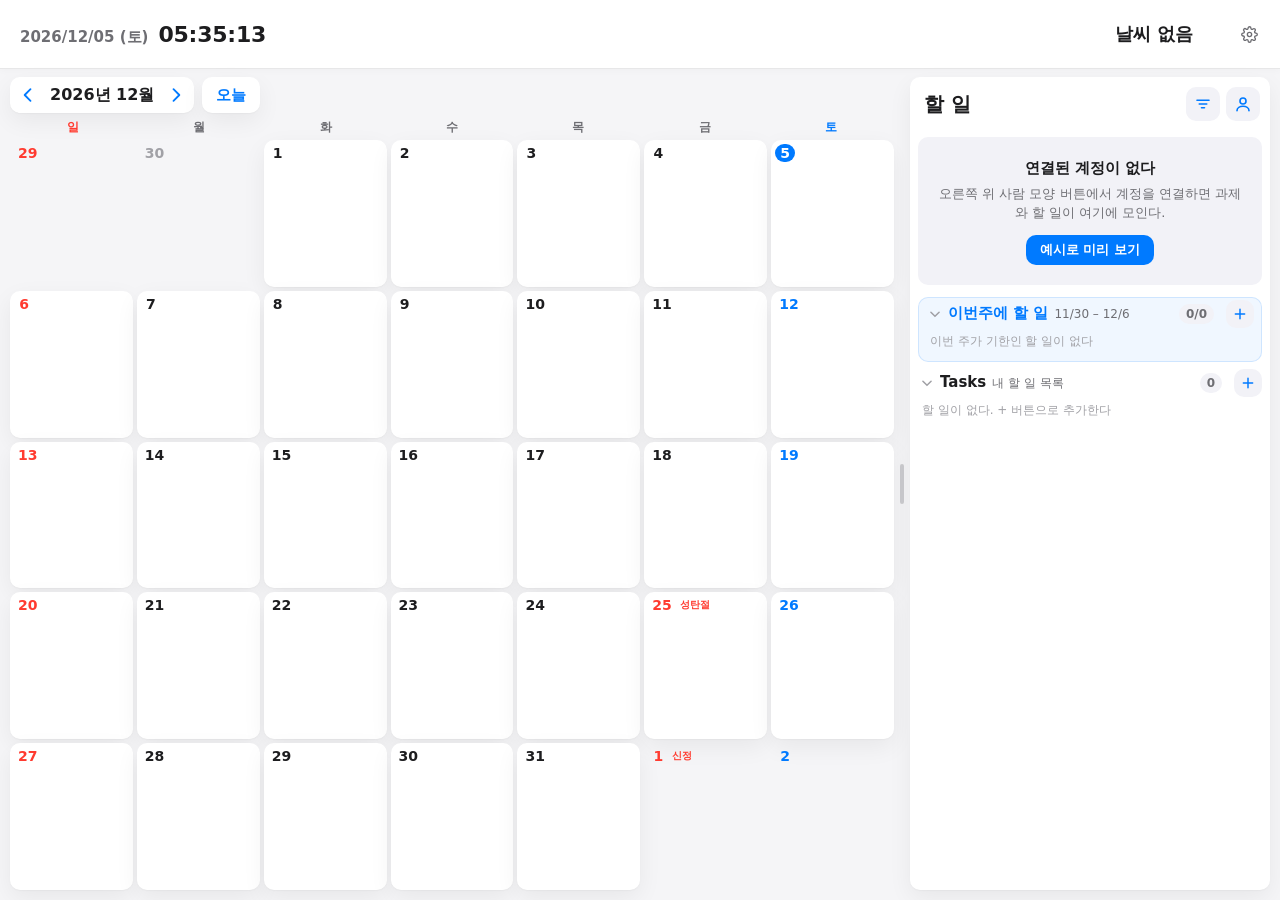
<file: index.html>
<!doctype html>
<html lang="ko">
<head>
  <meta charset="utf-8">
  <meta name="viewport" content="width=device-width, initial-scale=1, viewport-fit=cover">
  <meta name="theme-color" content="#f5f5f7" media="(prefers-color-scheme: light)">
  <meta name="theme-color" content="#000000" media="(prefers-color-scheme: dark)">
  <meta name="apple-mobile-web-app-capable" content="yes">
  <meta name="mobile-web-app-capable" content="yes">
  <meta name="apple-mobile-web-app-status-bar-style" content="default">
  <meta name="apple-mobile-web-app-title" content="Time Table">
  <title>Time Table</title>
  <link rel="manifest" href="manifest.webmanifest">
  <link rel="icon" href="icons/icon-192.png" type="image/png">
  <link rel="apple-touch-icon" href="icons/icon-180.png">
  <link rel="stylesheet" href="styles.css">
  <script>
    // 화면이 그려지기 전에 라이트/다크 설정을 먼저 적용해 깜빡임을 막는다
    try {
      var theme = (JSON.parse(localStorage.getItem('timetable.ui') || '{}') || {}).theme;
      if (theme === 'light' || theme === 'dark') document.documentElement.dataset.theme = theme;
    } catch (e) {}
  </script>
</head>
<body>
  <!-- 날씨 모드 배경: 하늘색·구름(뒤), 빗방울·눈송이(앞) -->
  <div id="sky" class="sky" hidden aria-hidden="true">
    <span class="blob b1"></span><span class="blob b2"></span><span class="blob b3"></span>
    <span class="blob b4"></span><span class="blob b5"></span><span class="blob b6"></span>
  </div>
  <canvas id="sky-fx" class="sky-fx" hidden aria-hidden="true"></canvas>

  <div id="app" class="app" data-tab="calendar">
    <!-- 맨 위: 날짜, 시계, 날씨 -->
    <header class="topbar">
      <div class="clock">
        <span id="clock-date" class="clock-date"></span>
        <span id="clock-time" class="clock-time"></span>
      </div>
      <!-- 오른쪽: 시간별 기온 그래프와 현재 날씨 -->
      <div id="wx-hourly" class="wx-hourly" role="img" aria-label="시간별 기온"></div>
      <button type="button" id="wx-now" class="wx-now" aria-expanded="false" aria-controls="wx-hourly">
        <span id="wx-icon" class="wx-icon" aria-hidden="true"></span>
        <span class="wx-text">
          <strong id="wx-temp"></strong>
          <span id="wx-desc" class="wx-desc"></span>
        </span>
        <span id="wx-place" class="wx-place"></span>
      </button>
      <button type="button" id="settings-btn" class="gear-btn" aria-label="설정" aria-expanded="false" aria-controls="settings">
        <svg viewBox="0 0 24 24" aria-hidden="true"><circle cx="12" cy="12" r="3"/><path d="M19.4 15a1.65 1.65 0 0 0 .33 1.82l.06.06a2 2 0 1 1-2.83 2.83l-.06-.06a1.65 1.65 0 0 0-1.82-.33 1.65 1.65 0 0 0-1 1.51V21a2 2 0 1 1-4 0v-.09A1.65 1.65 0 0 0 9 19.4a1.65 1.65 0 0 0-1.82.33l-.06.06a2 2 0 1 1-2.83-2.83l.06-.06a1.65 1.65 0 0 0 .33-1.82 1.65 1.65 0 0 0-1.51-1H3a2 2 0 1 1 0-4h.09A1.65 1.65 0 0 0 4.6 9a1.65 1.65 0 0 0-.33-1.82l-.06-.06a2 2 0 1 1 2.83-2.83l.06.06a1.65 1.65 0 0 0 1.82.33H9a1.65 1.65 0 0 0 1-1.51V3a2 2 0 1 1 4 0v.09a1.65 1.65 0 0 0 1 1.51 1.65 1.65 0 0 0 1.82-.33l.06-.06a2 2 0 1 1 2.83 2.83l-.06.06a1.65 1.65 0 0 0-.33 1.82V9a1.65 1.65 0 0 0 1.51 1H21a2 2 0 1 1 0 4h-.09a1.65 1.65 0 0 0-1.51 1z"/></svg>
      </button>
    </header>

    <div class="main">
      <!-- 왼쪽: 달력 -->
      <main id="calendar" class="pane calendar">
        <header class="cal-header">
          <div class="segmented" role="group" aria-label="달 이동">
            <button type="button" id="prev-month" class="seg-btn" aria-label="이전 달">
              <svg viewBox="0 0 24 24" aria-hidden="true"><path d="M15 5l-7 7 7 7"/></svg>
            </button>
            <span id="month-label" class="seg-text"></span>
            <button type="button" id="next-month" class="seg-btn" aria-label="다음 달">
              <svg viewBox="0 0 24 24" aria-hidden="true"><path d="M9 5l7 7-7 7"/></svg>
            </button>
          </div>
          <button type="button" id="today-btn" class="soft-btn">오늘</button>
        </header>
        <div class="weekdays" aria-hidden="true">
          <span class="sun">일</span><span>월</span><span>화</span><span>수</span><span>목</span><span>금</span><span class="sat">토</span>
        </div>
        <div id="grid" class="grid" role="grid"></div>
      </main>

      <!-- 달력과 할 일 사이 폭 조절 손잡이 -->
      <div id="splitter" class="splitter" role="separator" aria-orientation="vertical" aria-label="달력과 할 일 폭 조절" tabindex="0"></div>

      <!-- 오른쪽: 할 일 -->
      <aside id="tasks" class="pane tasks">
        <header class="tasks-header">
          <h2 class="tasks-title">할 일</h2>
          <div class="tasks-tools">
            <button type="button" id="secs-btn" class="icon-btn" aria-label="묶음 보이기·숨기기" title="묶음 보이기·숨기기" aria-expanded="false" aria-controls="sec-filter-wrap">
              <svg viewBox="0 0 24 24" aria-hidden="true"><path d="M4 7h16M7 12h10M10 17h4"/></svg>
            </button>
            <button type="button" id="accounts-btn" class="icon-btn" aria-label="계정 연결" aria-expanded="false" aria-controls="accounts-wrap">
              <svg viewBox="0 0 24 24" aria-hidden="true"><circle cx="12" cy="8" r="4"/><path d="M4 21c0-4 4-6 8-6s8 2 8 6"/></svg>
            </button>
          </div>
        </header>
        <div id="accounts-wrap" class="accounts-wrap" hidden>
          <div id="accounts" class="accounts"></div>
        </div>
        <!-- 묶음 보기: 필요 없는 묶음(학교, 학교 외, Tasks 목록)을 숨긴다 -->
        <div id="sec-filter-wrap" class="sec-filter-wrap" hidden>
          <div id="sec-filter" class="sec-filter" role="group" aria-label="보일 묶음"></div>
        </div>
        <div id="task-list" class="task-list"></div>
      </aside>
    </div>
  </div>

  <!-- 폰에서 왼쪽/오른쪽 전환 -->
  <nav class="tabbar" role="tablist" aria-label="화면 전환">
    <button type="button" role="tab" data-tab="calendar" aria-selected="true">캘린더</button>
    <button type="button" role="tab" data-tab="tasks" aria-selected="false">할 일</button>
  </nav>

  <!-- 하루 시간표 창. 날짜마다 하나씩 복제해서 띄운다 -->
  <template id="win-tpl">
    <section class="win" role="dialog">
      <header class="win-titlebar">
        <div class="win-nav">
          <button type="button" class="tb-btn" data-act="prev" aria-label="전날">
            <svg viewBox="0 0 24 24" aria-hidden="true"><path d="M15 5l-7 7 7 7"/></svg>
          </button>
          <button type="button" class="tb-btn" data-act="next" aria-label="다음날">
            <svg viewBox="0 0 24 24" aria-hidden="true"><path d="M9 5l7 7-7 7"/></svg>
          </button>
          <button type="button" class="tb-btn text" data-act="today">오늘</button>
        </div>
        <div class="win-heading">
          <h2 class="win-date"></h2>
          <p class="win-summary"></p>
        </div>
        <div class="win-controls">
          <button type="button" class="tb-btn text school-btn" data-act="school" aria-pressed="false" title="이 날 학교 시간표 켜고 끄기">학교</button>
          <button type="button" class="tb-btn" data-act="min" aria-label="최소화" title="최소화">
            <svg viewBox="0 0 24 24" aria-hidden="true"><path d="M6 12h12"/></svg>
          </button>
          <button type="button" class="tb-btn close" data-act="close" aria-label="닫기" title="닫기">
            <svg viewBox="0 0 24 24" aria-hidden="true"><path d="M7 7l10 10M17 7L7 17"/></svg>
          </button>
        </div>
      </header>
      <div class="win-body">
        <div class="timeline-scroll">
          <div class="timeline">
            <div class="hours"></div>
            <div class="school"></div>
            <div class="stacks"></div>
            <div class="deadlines"></div>
            <div class="now-line" hidden></div>
          </div>
        </div>
        <div class="drag-tip" hidden></div>
        <button type="button" class="fab" data-act="add" aria-label="스택 추가">
          <svg viewBox="0 0 24 24" aria-hidden="true"><path d="M12 5v14M5 12h14"/></svg>
        </button>
      </div>
      <div class="rz n" data-dir="n"></div><div class="rz s" data-dir="s"></div>
      <div class="rz e" data-dir="e"></div><div class="rz w" data-dir="w"></div>
      <div class="rz ne" data-dir="ne"></div><div class="rz nw" data-dir="nw"></div>
      <div class="rz se" data-dir="se"></div><div class="rz sw" data-dir="sw"></div>
    </section>
  </template>
  <div id="windows"></div>

  <!-- 최소화된 창들 -->
  <div id="dock" class="dock" hidden></div>

  <!-- 할 일을 끄는 동안 손가락을 따라다니는 카드 -->
  <div id="task-ghost" class="task-ghost" hidden></div>

  <!-- 스택 입력 시트 -->
  <div id="sheet-backdrop" class="sheet-backdrop" hidden></div>
  <form id="sheet" class="sheet" hidden autocomplete="off" aria-labelledby="sheet-title">
    <div class="grabber" aria-hidden="true"></div>
    <header class="sheet-header">
      <button type="button" id="sheet-cancel" class="text-btn">취소</button>
      <h3 id="sheet-title">새 스택</h3>
      <button type="submit" id="sheet-save" class="text-btn strong">추가</button>
    </header>

    <div class="group">
      <input id="stack-name" class="name-input" maxlength="80" placeholder="일정 이름" enterkeyhint="done" required>
    </div>

    <div class="pickers">
      <div class="picker-block">
        <p class="group-label">시작</p>
        <div class="group picker">
          <div id="start-h" class="wheel" aria-label="시작 시"></div>
          <span class="wheel-sep">:</span>
          <div id="start-m" class="wheel" aria-label="시작 분"></div>
        </div>
      </div>
      <div class="picker-block">
        <p class="group-label">걸리는 시간</p>
        <div class="group picker">
          <div id="dur-h" class="wheel" aria-label="시간"></div>
          <span class="wheel-unit">시간</span>
          <div id="dur-m" class="wheel" aria-label="분"></div>
          <span class="wheel-unit">분</span>
        </div>
      </div>
    </div>
    <p id="sheet-range" class="sheet-range"></p>

    <p class="group-label">색상</p>
    <div class="group">
      <div id="colors" class="colors" role="radiogroup" aria-label="색상"></div>
    </div>

    <div id="edit-actions" class="group" hidden>
      <button type="button" id="delete-stack" class="row-btn danger">스택 삭제</button>
    </div>
  </form>

  <!-- 설정 -->
  <div id="settings" class="settings" hidden role="dialog" aria-labelledby="settings-title">
    <h3 id="settings-title" class="settings-title">설정</h3>
    <div class="set-row">
      <div class="set-text"><div class="set-name">화면 모드</div></div>
      <div id="theme-seg" class="seg" role="radiogroup" aria-label="화면 모드">
        <button type="button" role="radio" data-v="system">시스템</button>
        <button type="button" role="radio" data-v="light">라이트</button>
        <button type="button" role="radio" data-v="dark">다크</button>
      </div>
    </div>
    <label class="set-row">
      <div class="set-text">
        <div class="set-name">날씨 모드</div>
        <div class="set-sub">지금 날씨로 배경이 바뀐다. 비·눈이 오면 빗방울이 칸에 맺혔다가 흘러내린다</div>
      </div>
      <input type="checkbox" id="wx-mode" class="switch">
    </label>
    <div id="wx-preview-row" class="set-row" hidden>
      <div class="set-text"><div class="set-name">날씨 미리 보기</div></div>
      <div id="wx-preview" class="seg" role="radiogroup" aria-label="날씨 미리 보기">
        <button type="button" role="radio" data-v="auto">지금</button>
        <button type="button" role="radio" data-v="clear">맑음</button>
        <button type="button" role="radio" data-v="cloud">흐림</button>
        <button type="button" role="radio" data-v="rain">비</button>
        <button type="button" role="radio" data-v="snow">눈</button>
      </div>
    </div>
  </div>

  <div id="toast" class="toast" hidden role="status"></div>

  <script src="config.js"></script>
  <script src="store.js"></script>
  <script src="school.js"></script>
  <script src="placement.js"></script>
  <script src="sources.js"></script>
  <script src="google.js"></script>
  <script src="microsoft.js"></script>
  <script src="weather.js"></script>
  <script src="sky.js"></script>
  <script src="app.js"></script>
</body>
</html>
</file>
<file: styles.css>
:root {
  --bg: #f5f5f7;
  --surface: #ffffff;
  --surface-2: #f2f2f7;
  --surface-3: #e9e9ee;
  --text: #1d1d1f;
  --text-2: #6e6e73;
  --text-3: #a1a1a6;
  --line: rgba(60, 60, 67, 0.12);
  --line-strong: rgba(60, 60, 67, 0.22);
  --accent: #007aff;
  --danger: #ff3b30;
  --warn: #ff9500;
  --sun: #ff3b30;
  --sat: #007aff;
  --src-classroom: #1e8e3e;
  --src-tasks: #1a73e8;
  --src-teams: #5b5fc7;
  --shadow: 0 1px 2px rgba(0, 0, 0, 0.04), 0 8px 24px rgba(0, 0, 0, 0.06);
  --shadow-win: 0 0 0 0.5px rgba(0, 0, 0, 0.12), 0 22px 70px rgba(0, 0, 0, 0.22), 0 4px 14px rgba(0, 0, 0, 0.08);
  --shadow-lg: 0 10px 40px rgba(0, 0, 0, 0.18);
  --backdrop: rgba(0, 0, 0, 0.18);

  /* 모든 둥근 모서리는 이 값 하나를 쓴다. 이보다 낮은 요소는 브라우저가 높이의 절반으로 줄인다 */
  --r: 10px;

  --hour: 64px;
  --gutter: 54px;
  --tasks-w: 360px;
  --ease: cubic-bezier(0.32, 0.72, 0, 1);

  --safe-t: env(safe-area-inset-top, 0px);
  --safe-b: env(safe-area-inset-bottom, 0px);
  --safe-l: env(safe-area-inset-left, 0px);
  --safe-r: env(safe-area-inset-right, 0px);

  color-scheme: light dark;
}

/* 다크 색. 설정에서 '시스템'이면 기기 설정을, '라이트'·'다크'면 그 값을 따른다 */
@media (prefers-color-scheme: dark) {
  :root:not([data-theme="light"]) {
    --bg: #000000;
    --surface: #1c1c1e;
    --surface-2: #2c2c2e;
    --surface-3: #3a3a3c;
    --text: #f5f5f7;
    --text-2: #98989d;
    --text-3: #636366;
    --line: rgba(84, 84, 88, 0.45);
    --line-strong: rgba(84, 84, 88, 0.7);
    --accent: #0a84ff;
    --danger: #ff453a;
    --warn: #ff9f0a;
    --sun: #ff453a;
    --sat: #0a84ff;
    --src-classroom: #34c759;
    --src-tasks: #64a8ff;
    --src-teams: #8b8fe8;
    --shadow: 0 1px 2px rgba(0, 0, 0, 0.4), 0 8px 24px rgba(0, 0, 0, 0.3);
    --shadow-win: 0 0 0 0.5px rgba(255, 255, 255, 0.14), 0 22px 70px rgba(0, 0, 0, 0.7);
    --shadow-lg: 0 10px 40px rgba(0, 0, 0, 0.6);
    --backdrop: rgba(0, 0, 0, 0.45);
  }
}
:root[data-theme="dark"] {
  --bg: #000000;
  --surface: #1c1c1e;
  --surface-2: #2c2c2e;
  --surface-3: #3a3a3c;
  --text: #f5f5f7;
  --text-2: #98989d;
  --text-3: #636366;
  --line: rgba(84, 84, 88, 0.45);
  --line-strong: rgba(84, 84, 88, 0.7);
  --accent: #0a84ff;
  --danger: #ff453a;
  --warn: #ff9f0a;
  --sun: #ff453a;
  --sat: #0a84ff;
  --src-classroom: #34c759;
  --src-tasks: #64a8ff;
  --src-teams: #8b8fe8;
  --shadow: 0 1px 2px rgba(0, 0, 0, 0.4), 0 8px 24px rgba(0, 0, 0, 0.3);
  --shadow-win: 0 0 0 0.5px rgba(255, 255, 255, 0.14), 0 22px 70px rgba(0, 0, 0, 0.7);
  --shadow-lg: 0 10px 40px rgba(0, 0, 0, 0.6);
  --backdrop: rgba(0, 0, 0, 0.45);
  color-scheme: dark;
}
:root[data-theme="light"] { color-scheme: light; }

* { box-sizing: border-box; }

html, body {
  margin: 0;
  height: 100%;
  background: var(--bg);
  color: var(--text);
  font-family: -apple-system, BlinkMacSystemFont, "SF Pro Text", "Apple SD Gothic Neo", "Pretendard", "Malgun Gothic", system-ui, sans-serif;
  -webkit-font-smoothing: antialiased;
  -webkit-tap-highlight-color: transparent;
  overscroll-behavior: none;
}

body { overflow: hidden; }
body.dragging, body.dragging * { cursor: grabbing !important; user-select: none; -webkit-user-select: none; }
body.resizing, body.resizing * { user-select: none; -webkit-user-select: none; }
body.col-resizing, body.col-resizing * { cursor: col-resize !important; user-select: none; -webkit-user-select: none; }

button, input, output {
  font: inherit;
  color: inherit;
}

button {
  border: 0;
  background: none;
  padding: 0;
  cursor: pointer;
  touch-action: manipulation;
}

svg {
  width: 20px;
  height: 20px;
  fill: none;
  stroke: currentColor;
  stroke-width: 2.2;
  stroke-linecap: round;
  stroke-linejoin: round;
}

[hidden] { display: none !important; }

.icon-btn {
  width: 34px;
  height: 34px;
  border-radius: var(--r);
  display: grid;
  place-items: center;
  background: var(--surface-2);
  color: var(--accent);
  flex-shrink: 0;
  transition: transform 0.2s var(--ease), background-color 0.2s, color 0.2s;
}
.icon-btn svg { width: 18px; height: 18px; }
.icon-btn:active { transform: scale(0.88); }
.icon-btn[aria-expanded="true"] { background: var(--accent); color: #fff; }

.soft-btn {
  height: 36px;
  padding: 0 14px;
  border-radius: var(--r);
  background: var(--surface);
  box-shadow: var(--shadow);
  color: var(--accent);
  font-size: 15px;
  font-weight: 600;
  transition: transform 0.2s var(--ease);
}
.soft-btn:active { transform: scale(0.94); }

/* ───────── 전체 배치: 맨 위 줄 / 왼쪽 달력 / 오른쪽 할 일 ───────── */

.app {
  position: fixed;
  inset: 0;
  display: flex;
  flex-direction: column;
  padding: calc(var(--safe-t) + 12px) calc(var(--safe-r) + 10px) calc(var(--safe-b) + 10px) calc(var(--safe-l) + 10px);
}

.main {
  flex: 1;
  min-height: 0;
  display: flex;
}

.pane { min-width: 0; min-height: 0; }
.calendar, .win-body, .tabbar, .dock, .topbar { user-select: none; -webkit-user-select: none; }

.calendar {
  position: relative;
  flex: 1;
  min-width: 360px;
  display: flex;
  flex-direction: column;
  /* 달이 넘어갈 때 칸이 옆 패널 위로 밀려 나가지 않게. 그림자는 남긴다 */
  overflow: clip;
  overflow-clip-margin: 14px;
}

.tasks {
  width: var(--tasks-w);
  flex-shrink: 0;
  display: flex;
  flex-direction: column;
  background: var(--surface);
  border-radius: var(--r);
  box-shadow: var(--shadow);
  overflow: hidden;
}

/* 달력과 할 일 사이 손잡이. 가운데 짧은 막대가 보인다 */
.splitter {
  position: relative;
  width: 16px;
  flex-shrink: 0;
  cursor: col-resize;
  touch-action: none;
  outline: none;
}
.splitter::after {
  content: "";
  position: absolute;
  left: 50%;
  top: 50%;
  width: 4px;
  height: 40px;
  border-radius: var(--r);
  background: var(--line-strong);
  transform: translate(-50%, -50%);
  transition: height 0.25s var(--ease), background-color 0.2s;
}
.splitter:hover::after, .splitter:focus-visible::after { height: 64px; background: var(--text-3); }
.splitter.active::after { height: 96px; background: var(--accent); }

.tabbar { display: none; }

@media (max-width: 899px) {
  .app { padding-bottom: calc(var(--safe-b) + 76px); }
  .app[data-tab="calendar"] .tasks { display: none; }
  .app[data-tab="tasks"] .calendar { display: none; }
  .splitter { display: none; }
  .calendar { min-width: 0; }
  .tasks { width: auto; flex: 1; }
  .task-list { padding-bottom: 72px; }

  .tabbar {
    position: fixed;
    z-index: 25;
    left: 50%;
    bottom: calc(var(--safe-b) + 14px);
    transform: translateX(-50%);
    display: flex;
    padding: 4px;
    gap: 2px;
    border-radius: var(--r);
    background: color-mix(in srgb, var(--surface) 82%, transparent);
    -webkit-backdrop-filter: blur(20px) saturate(1.6);
    backdrop-filter: blur(20px) saturate(1.6);
    box-shadow: var(--shadow-lg);
  }
  .tabbar button {
    height: 40px;
    padding: 0 22px;
    border-radius: var(--r);
    font-size: 15px;
    font-weight: 600;
    color: var(--text-2);
    transition: background-color 0.25s var(--ease), color 0.25s;
  }
  .tabbar button[aria-selected="true"] { background: var(--accent); color: #fff; }
}

/* ───────── 맨 위 줄: 날짜, 시계, 날씨 ───────── */

/* 화면 폭 끝까지 이어지는 흰 띠. 아래 회색 영역과 경계선으로 나뉜다 */
.topbar {
  display: flex;
  align-items: center;
  gap: 12px;
  min-width: 0;
  min-height: 64px;
  margin: calc(-1 * (var(--safe-t) + 12px)) calc(-1 * (var(--safe-r) + 10px)) 8px calc(-1 * (var(--safe-l) + 10px));
  padding: calc(var(--safe-t) + 6px) calc(var(--safe-r) + 16px) 6px calc(var(--safe-l) + 20px);
  background: var(--surface);
  border-bottom: 1px solid var(--line);
  box-shadow: 0 1px 8px rgba(0, 0, 0, 0.03);
}

.clock {
  flex: 1;
  display: flex;
  align-items: baseline;
  gap: 10px;
  white-space: nowrap;
  font-variant-numeric: tabular-nums;
}
.clock-date { font-size: 15px; font-weight: 600; color: var(--text-2); }
.clock-time { font-size: 22px; font-weight: 700; letter-spacing: -0.01em; }

.wx-now {
  display: flex;
  align-items: center;
  gap: 8px;
  height: 44px;
  padding: 0 10px;
  border-radius: var(--r);
  text-align: left;
  white-space: nowrap;
  flex-shrink: 0;
  transition: transform 0.2s var(--ease), background-color 0.2s;
}
.wx-now:hover { background: var(--surface-2); }
.wx-now:active { transform: scale(0.97); }
.wx-icon { font-size: 24px; line-height: 1; }
.wx-text { display: flex; flex-direction: column; line-height: 1.15; }
.wx-text strong { font-size: 18px; font-weight: 700; font-variant-numeric: tabular-nums; }
.wx-desc { font-size: 11px; color: var(--text-2); }
.wx-place { font-size: 12px; color: var(--text-2); padding-left: 10px; border-left: 1px solid var(--line); }

/* 시간별 기온 그래프: 가로축 시각, 세로축 기온 */
.wx-hourly {
  width: 300px;
  height: 56px;
  flex-shrink: 0;
}
.wx-graph { display: block; width: 100%; height: 100%; overflow: visible; stroke: none; }
.wx-grid { stroke: var(--line); stroke-width: 1; stroke-dasharray: 2 3; }
.wx-axis { stroke: var(--line-strong); stroke-width: 1; }
.wx-ytick, .wx-xtick, .wx-val {
  font-size: 9.5px;
  font-variant-numeric: tabular-nums;
  fill: var(--text-2);
  stroke: none;
}
.wx-ytick { text-anchor: end; }
.wx-xtick { text-anchor: middle; }
.wx-xtick.now { fill: var(--accent); font-weight: 700; }
.wx-line { fill: none; stroke: var(--warn); stroke-width: 2; stroke-linejoin: round; stroke-linecap: round; }
.wx-area { fill: url(#wx-fill); }
.wx-fill-top { stop-color: var(--warn); stop-opacity: 0.22; }
.wx-fill-bottom { stop-color: var(--warn); stop-opacity: 0; }
.wx-hit { fill: transparent; }
.wx-guide { stroke: var(--line-strong); stroke-width: 1; opacity: 0; }
.wx-dot {
  fill: var(--warn);
  stroke: var(--surface);
  stroke-width: 2;
  opacity: 0;
  transform-box: fill-box;
  transform-origin: center;
  transition: opacity 0.15s;
}
.wx-val { text-anchor: middle; font-weight: 700; fill: var(--text); opacity: 0; transition: opacity 0.15s; }
.wx-pt.now .wx-dot, .wx-pt:hover .wx-dot, .wx-pt:hover .wx-val, .wx-pt:hover .wx-guide { opacity: 1; }

/* 설정 버튼 */
.gear-btn {
  width: 30px;
  height: 30px;
  border-radius: var(--r);
  display: grid;
  place-items: center;
  color: var(--text-2);
  flex-shrink: 0;
  transition: background-color 0.2s, color 0.2s, transform 0.4s var(--ease);
}
.gear-btn svg { width: 17px; height: 17px; stroke-width: 1.9; }
.gear-btn:hover { background: var(--surface-2); color: var(--text); }
.gear-btn[aria-expanded="true"] { color: var(--accent); transform: rotate(60deg); }

@media (max-width: 639px) {
  .app { padding-top: calc(var(--safe-t) + 8px); }
  .topbar {
    flex-wrap: wrap;
    gap: 4px 8px;
    margin-top: calc(-1 * (var(--safe-t) + 8px));
    margin-bottom: 10px;
  }
  .clock { flex-direction: column; gap: 0; }
  .clock-date { font-size: 12px; }
  .clock-time { font-size: 20px; }
  .wx-place { display: none; }
  /* 폰에서는 그래프를 접어 두고 현재 날씨를 누르면 아래 줄에 편다 */
  .wx-hourly { display: none; order: 3; width: 100%; }
  .gear-btn { order: 2; }
  .wx-hourly.show { display: block; }
}

/* ───────── 달력 ───────── */

.cal-header {
  display: flex;
  align-items: center;
  gap: 8px;
  padding: 0 0 6px;
}

.segmented {
  display: flex;
  align-items: center;
  background: var(--surface);
  border-radius: var(--r);
  box-shadow: var(--shadow);
  padding: 2px;
}

.seg-btn {
  height: 32px;
  min-width: 32px;
  border-radius: var(--r);
  display: grid;
  place-items: center;
  color: var(--accent);
  transition: background-color 0.2s, transform 0.2s;
}
.seg-btn:active { transform: scale(0.92); background: var(--surface-2); }
.seg-text {
  min-width: 108px;
  padding: 0 6px;
  text-align: center;
  font-weight: 700;
  font-size: 16px;
  font-variant-numeric: tabular-nums;
}

.weekdays {
  display: grid;
  grid-template-columns: repeat(7, 1fr);
  padding: 0 0 4px;
  font-size: 12px;
  font-weight: 600;
  color: var(--text-2);
  text-align: center;
}
.weekdays .sun { color: var(--sun); }
.weekdays .sat { color: var(--sat); }

.grid-ghost { position: absolute; pointer-events: none; }
.grid {
  flex: 1;
  min-height: 0;
  display: grid;
  grid-template-columns: repeat(7, minmax(0, 1fr));
  grid-template-rows: repeat(6, minmax(0, 1fr));
  gap: 4px;
}

.cell {
  position: relative;
  min-width: 0;
  min-height: 0;
  display: flex;
  flex-direction: column;
  align-items: stretch;
  gap: 3px;
  padding: 4px;
  border-radius: var(--r);
  background: var(--surface);
  box-shadow: var(--shadow);
  text-align: left;
  overflow: hidden;
  transition: transform 0.25s var(--ease), box-shadow 0.25s;
}
.cell:hover { box-shadow: 0 2px 4px rgba(0,0,0,0.05), 0 12px 28px rgba(0,0,0,0.1); }
.cell:active { transform: scale(0.95); }
.cell.outside { background: transparent; box-shadow: none; }
.cell.outside .num { color: var(--text-3); }
.cell.outside:hover { background: var(--surface); }
.cell.open { box-shadow: 0 0 0 2px var(--accent); }
.cell.drop-target { box-shadow: 0 0 0 2px var(--accent), 0 12px 28px rgba(0,0,0,0.12); transform: scale(1.04); background: color-mix(in srgb, var(--accent) 8%, var(--surface)); }

.num {
  align-self: flex-start;
  min-width: 20px;
  height: 18px; /* 칩 한 줄(16px + 간격 2px)과 같은 높이라 둘째 칩부터는 칸 폭을 다 쓴다 */
  padding: 0 4px;
  border-radius: var(--r);
  display: grid;
  place-items: center;
  font-size: 14px;
  font-weight: 600;
  font-variant-numeric: tabular-nums;
}
.cell.sun .num { color: var(--sun); }
.cell.sat .num { color: var(--sat); }
.cell.today .num { background: var(--accent); color: #fff; }
.cell.outside.today .num { opacity: 0.6; }

/* 칸 안쪽. 넘치면 칸 안에서 스크롤한다 */
.cell-body {
  flex: 1;
  min-height: 0;
  overflow-y: auto;
  overscroll-behavior: contain;
  scrollbar-width: thin;
  scrollbar-color: var(--line-strong) transparent;
}
.cell-body::-webkit-scrollbar { width: 4px; }
.cell-body::-webkit-scrollbar-thumb { background: var(--line-strong); border-radius: 2px; }

.mini {
  display: block;
  font-size: 11px;
  line-height: 16px;
  padding: 0 5px;
  border-radius: var(--r);
  background: color-mix(in srgb, var(--c) 16%, transparent);
  color: color-mix(in srgb, var(--c) 70%, var(--text));
  margin-bottom: 2px;
  white-space: nowrap;
  overflow: hidden; /* 날짜 숫자(float) 옆에서 남은 폭만 차지하게 한다 */
  text-overflow: ellipsis;
}
.mini.due {
  background: none;
  padding-left: 3px;
  border-left: 2px solid var(--c);
  border-radius: 0;
  color: var(--c);
  font-weight: 600;
}

.dots { display: none; gap: 3px; justify-content: center; flex-wrap: wrap; }
.dot { width: 6px; height: 6px; border-radius: 50%; background: var(--c); }
.dot.due { border-radius: var(--r); width: 8px; height: 3px; margin-top: 1.5px; }

@media (max-width: 640px) {
  .grid { gap: 4px; }
  .cell { padding: 5px 2px; align-items: center; }
  .num { align-self: center; height: 24px; font-size: 16px; }
  .cell-body { flex: none; overflow: hidden; }
  .mini { display: none; }
  .dots { display: flex; }
}

/* ───────── 할 일 패널 ───────── */

.tasks-header {
  display: flex;
  align-items: center;
  justify-content: space-between;
  padding: 10px 10px 4px 14px;
}
.tasks-title {
  margin: 0;
  font-size: 20px;
  font-weight: 700;
  letter-spacing: -0.01em;
}

.accounts-wrap { padding: 0 8px 6px; }
.tasks-tools { display: flex; gap: 6px; }

/* 묶음 보기 */
#secs-btn { position: relative; }
#secs-btn.has-hidden::after {
  content: "";
  position: absolute;
  top: 5px;
  right: 5px;
  width: 6px;
  height: 6px;
  border-radius: 50%;
  background: var(--accent);
}
#secs-btn.has-hidden[aria-expanded="true"]::after { background: #fff; }
.sec-filter-wrap { padding: 0 8px 6px; }
.sec-filter {
  display: flex;
  flex-wrap: wrap;
  gap: 6px;
  padding: 6px;
  border-radius: var(--r);
  background: var(--surface-2);
}
.sec-chip {
  display: inline-flex;
  align-items: center;
  gap: 4px;
  height: 28px;
  padding: 0 10px;
  border-radius: var(--r);
  font-size: 13px;
  font-weight: 600;
  background: var(--surface);
  color: var(--text-3);
  box-shadow: inset 0 0 0 1px var(--line);
  transition: background-color 0.2s, color 0.2s, transform 0.2s var(--ease);
}
.sec-chip:active { transform: scale(0.94); }
.sec-chip[aria-pressed="true"] { background: var(--accent); color: #fff; box-shadow: none; }
.sec-chip-tag { font-size: 10px; font-weight: 700; opacity: 0.7; }
.accounts {
  padding: 4px;
  border-radius: var(--r);
  background: var(--surface-2);
}
.account {
  display: flex;
  align-items: center;
  gap: 10px;
  padding: 10px;
}
.account + .account { border-top: 1px solid var(--line); }
.account-icon {
  width: 30px;
  height: 30px;
  border-radius: var(--r);
  display: grid;
  place-items: center;
  color: #fff;
  font-weight: 700;
  font-size: 14px;
  flex-shrink: 0;
}
.account-text { flex: 1; min-width: 0; }
.account-name { font-size: 14px; font-weight: 600; }
.account-sub { font-size: 12px; color: var(--text-2); overflow-wrap: anywhere; }
.account-opt { cursor: pointer; }
.account-opt input { width: 18px; height: 18px; accent-color: var(--accent); flex-shrink: 0; }
.pill-btn {
  height: 30px;
  padding: 0 14px;
  border-radius: var(--r);
  background: var(--accent);
  color: #fff;
  font-size: 13px;
  font-weight: 600;
  flex-shrink: 0;
  transition: transform 0.2s var(--ease);
}
.pill-btn:active { transform: scale(0.94); }
.pill-btn:disabled { opacity: 0.45; cursor: default; transform: none; }
.account-actions { display: flex; flex-direction: column; align-items: flex-end; gap: 4px; flex-shrink: 0; }
.link-btn { font-size: 12px; color: var(--text-2); padding: 2px 4px; border-radius: var(--r); }
.link-btn:hover { color: var(--danger); }
.account-error {
  margin-top: 4px;
  font-size: 12px;
  line-height: 1.4;
  color: var(--danger);
}
.pill-btn.ghost { background: var(--surface); color: var(--accent); }

.task-list {
  flex: 1;
  min-height: 0;
  overflow-y: auto;
  padding: 0 8px 12px;
  overscroll-behavior: contain;
}

/* 묶음(학교 / 학교 외 / Tasks) */
.sec { position: relative; margin-top: 2px; }
.sec-head {
  display: flex;
  align-items: center;
  gap: 6px;
  padding: 3px 0;
}
.sec-toggle {
  flex: 1;
  min-width: 0;
  display: flex;
  align-items: baseline;
  gap: 6px;
  padding: 4px 6px 4px 2px;
  border-radius: var(--r);
  text-align: left;
}
.sec-toggle .chev {
  width: 14px;
  height: 14px;
  align-self: center;
  color: var(--text-3);
  stroke-width: 2.6;
  transition: transform 0.35s var(--ease);
}
.sec-toggle[aria-expanded="true"] .chev { transform: rotate(90deg); }
.sec-title { font-size: 15px; font-weight: 700; }
.sec-sub { font-size: 12px; color: var(--text-2); white-space: nowrap; overflow: hidden; text-overflow: ellipsis; }
.sec-count {
  margin-left: auto;
  align-self: center;
  min-width: 22px;
  height: 20px;
  padding: 0 7px;
  border-radius: var(--r);
  display: grid;
  place-items: center;
  background: var(--surface-2);
  color: var(--text-2);
  font-size: 12px;
  font-weight: 700;
  font-variant-numeric: tabular-nums;
}
.sec-count.alert { background: color-mix(in srgb, var(--danger) 14%, transparent); color: var(--danger); }
.sec-add { width: 28px; height: 28px; }
.sec-add svg { width: 16px; height: 16px; }
.sec-body { position: relative; }
.sec-empty { margin: 2px 4px 8px; font-size: 12px; color: var(--text-3); }

.sec-list { display: flex; flex-direction: column; gap: 4px; padding-bottom: 4px; }

/* 접힌 묶음: 맨 앞 카드 뒤로 카드가 겹쳐 보인다 */
.pile { position: relative; padding-bottom: 10px; cursor: pointer; }
.pile[data-n="2"] { padding-bottom: 5px; }
.pile[data-n="1"] { padding-bottom: 0; }
.pile .task { position: relative; z-index: 2; box-shadow: 0 1px 3px rgba(0, 0, 0, 0.06); }
.pile-layer {
  position: absolute;
  top: 0;
  height: calc(100% - 10px);
  border-radius: var(--r);
  background: color-mix(in srgb, var(--surface-3) 80%, var(--text-3));
  box-shadow: 0 1px 2px rgba(0, 0, 0, 0.08);
}
.pile[data-n="2"] .pile-layer { height: calc(100% - 5px); }
.pile-layer.l1 { left: 8px; right: 8px; transform: translateY(5px); z-index: 1; opacity: 0.75; }
.pile-layer.l2 { left: 16px; right: 16px; transform: translateY(10px); z-index: 0; opacity: 0.45; }
.pile-more {
  position: absolute;
  z-index: 3;
  right: 8px;
  bottom: 0;
  transform: translateY(2px);
  padding: 0 6px;
  border-radius: var(--r);
  background: var(--text-2);
  color: var(--surface);
  font-size: 10px;
  font-weight: 700;
  line-height: 15px;
}
.pile:hover .task { background: var(--surface-3); }

/* 할 일 카드 */
.task {
  position: relative;
  display: flex;
  align-items: center;
  gap: 8px;
  padding: 5px 8px;
  border-radius: var(--r);
  background: var(--surface-2);
  transition: background-color 0.2s, opacity 0.2s;
  touch-action: pan-y;
  -webkit-touch-callout: none;
}
.sec-list .task { cursor: grab; }
.sec-list .task:hover { background: var(--surface-3); }
.task.picked { opacity: 0.4; }

.task-bar {
  width: 3px;
  align-self: stretch;
  border-radius: var(--r);
  background: var(--c);
  flex-shrink: 0;
}
.task-main { flex: 1; min-width: 0; }
.task-check {
  width: 18px;
  height: 18px;
  border-radius: 50%;
  border: 2px solid var(--c);
  flex-shrink: 0;
  position: relative;
  transition: background-color 0.2s, transform 0.2s var(--ease);
}
.task-check:hover { background: color-mix(in srgb, var(--c) 15%, transparent); }
.task-check:active { transform: scale(0.88); }
.task-check.on { background: var(--c); }
.task-check.on::after {
  content: "";
  position: absolute;
  left: 4.5px;
  top: 1.5px;
  width: 4px;
  height: 8px;
  border: solid #fff;
  border-width: 0 2px 2px 0;
  transform: rotate(45deg);
}
.task-link {
  width: 24px;
  height: 24px;
  border-radius: var(--r);
  display: grid;
  place-items: center;
  color: var(--text-3);
  flex-shrink: 0;
}
.task-link svg { width: 14px; height: 14px; }
.task-link:hover { background: var(--surface); color: var(--accent); }
.task-title {
  font-size: 13px;
  font-weight: 600;
  line-height: 1.3;
  white-space: nowrap;
  overflow: hidden;
  text-overflow: ellipsis;
}
.task-meta {
  margin-top: 1px;
  font-size: 11px;
  color: var(--text-2);
  white-space: nowrap;
  overflow: hidden;
  text-overflow: ellipsis;
}
.task-due {
  display: flex;
  flex-direction: column;
  align-items: flex-end;
  flex-shrink: 0;
  font-size: 11px;
  color: var(--text-2);
  font-variant-numeric: tabular-nums;
  white-space: nowrap;
}
.task-due strong { font-size: 12px; color: var(--text); }
.task.overdue .task-due strong { color: var(--danger); }
.task.soon .task-due strong { color: var(--warn); }

/* 할 일 추가 입력줄 */
.task-add {
  display: flex;
  gap: 6px;
  margin-bottom: 6px;
  padding: 6px;
  border-radius: var(--r);
  background: var(--surface-2);
}
.task-add input {
  min-width: 0;
  height: 30px;
  padding: 0 8px;
  border: 0;
  border-radius: var(--r);
  background: var(--surface);
  font-size: 13px;
  outline: none;
}
.task-add input:focus { box-shadow: 0 0 0 2px var(--accent); }
.task-add-title { flex: 1; }
.task-add-date { width: 128px; color: var(--text-2); }

/* 끄는 동안 따라다니는 카드 */
.task-ghost {
  position: fixed;
  z-index: 60;
  left: 0;
  top: 0;
  max-width: 240px;
  padding: 7px 10px 7px 13px;
  border-radius: var(--r);
  background: color-mix(in srgb, var(--c) 18%, var(--surface));
  color: color-mix(in srgb, var(--c) 62%, var(--text));
  box-shadow: var(--shadow-lg);
  pointer-events: none;
  display: flex;
  flex-direction: column;
  gap: 1px;
}
.task-ghost::before {
  content: "";
  position: absolute;
  left: 4px;
  top: 5px;
  bottom: 5px;
  width: 4px;
  border-radius: var(--r);
  background: var(--c);
}
.task-ghost strong { font-size: 13px; white-space: nowrap; overflow: hidden; text-overflow: ellipsis; }
.task-ghost span { font-size: 11px; opacity: 0.85; font-variant-numeric: tabular-nums; }

.empty {
  margin: 12px 0;
  padding: 20px 16px;
  border-radius: var(--r);
  background: var(--surface-2);
  text-align: center;
  color: var(--text-2);
  font-size: 13px;
  line-height: 1.5;
}
.empty strong { display: block; color: var(--text); font-size: 15px; margin-bottom: 4px; }
.empty .pill-btn { margin-top: 12px; }

.demo-note {
  margin: 4px 0 0;
  padding: 8px 12px;
  border-radius: var(--r);
  background: color-mix(in srgb, var(--warn) 14%, transparent);
  color: color-mix(in srgb, var(--warn) 70%, var(--text));
  font-size: 13px;
  display: flex;
  align-items: center;
  justify-content: space-between;
  gap: 8px;
}
.demo-note button { color: var(--accent); font-weight: 600; font-size: 13px; }

/* ───────── 하루 시간표 창 ───────── */

.win {
  position: fixed;
  z-index: 10;
  display: flex;
  flex-direction: column;
  min-width: 300px;
  min-height: 260px;
  background: var(--surface);
  border-radius: var(--r);
  box-shadow: var(--shadow-win);
  transform-origin: 0 0;
  will-change: transform;
}
.win.focus-pulse { animation: pulse 0.45s var(--ease); }
@keyframes pulse { 50% { transform: scale(1.012); } }

.win-titlebar {
  display: grid;
  grid-template-columns: 1fr auto 1fr;
  align-items: center;
  gap: 8px;
  padding: 8px 8px 8px 10px;
  border-bottom: 1px solid var(--line);
  border-radius: var(--r) var(--r) 0 0;
  background: color-mix(in srgb, var(--surface-2) 55%, var(--surface));
  cursor: grab;
  touch-action: none;
  user-select: none;
  -webkit-user-select: none;
}
/* 뒤에 있는 창은 제목 줄을 흐리게 */
.win:not(.front) .win-titlebar { background: var(--surface); }
.win:not(.front) .win-heading { opacity: 0.6; }

.win-nav, .win-controls { display: flex; gap: 4px; }
.win-controls { justify-content: flex-end; }

.tb-btn {
  width: 32px;
  height: 30px;
  border-radius: var(--r);
  display: grid;
  place-items: center;
  color: var(--text-2);
  cursor: pointer;
  transition: background-color 0.15s, color 0.15s, transform 0.15s;
}
.tb-btn svg { width: 18px; height: 18px; }
.tb-btn.text { width: auto; padding: 0 8px; white-space: nowrap; font-size: 13px; font-weight: 600; color: var(--accent); }
.tb-btn:hover { background: var(--surface-3); color: var(--text); }
.tb-btn:active { transform: scale(0.92); }
.tb-btn.close:hover { background: #e81123; color: #fff; }

.win-heading { min-width: 0; text-align: center; }
.win-date {
  margin: 0;
  font-size: 15px;
  font-weight: 700;
  white-space: nowrap;
  overflow: hidden;
  text-overflow: ellipsis;
}
.win-date .sun { color: var(--sun); }
.win-date .sat { color: var(--sat); }
.win-date .today { color: var(--accent); }
.win-summary {
  margin: 1px 0 0;
  font-size: 12px;
  color: var(--text-2);
  white-space: nowrap;
  overflow: hidden;
  text-overflow: ellipsis;
}

.win-body {
  position: relative;
  flex: 1;
  min-height: 0;
  border-radius: 0 0 var(--r) var(--r);
  overflow: hidden;
}

/* 창 크기 조절 손잡이 */
.rz { position: absolute; z-index: 4; touch-action: none; }
.rz.n, .rz.s { left: 12px; right: 12px; height: 10px; cursor: ns-resize; }
.rz.e, .rz.w { top: 12px; bottom: 12px; width: 10px; cursor: ew-resize; }
.rz.n { top: -5px; } .rz.s { bottom: -5px; }
.rz.e { right: -5px; } .rz.w { left: -5px; }
.rz.ne, .rz.nw, .rz.se, .rz.sw { width: 18px; height: 18px; }
.rz.ne { top: -6px; right: -6px; cursor: nesw-resize; }
.rz.sw { bottom: -6px; left: -6px; cursor: nesw-resize; }
.rz.nw { top: -6px; left: -6px; cursor: nwse-resize; }
.rz.se { bottom: -6px; right: -6px; cursor: nwse-resize; }
@media (pointer: coarse) {
  .rz.n, .rz.s { height: 22px; }
  .rz.n { top: -11px; } .rz.s { bottom: -11px; }
  .rz.e, .rz.w { width: 22px; }
  .rz.e { right: -11px; } .rz.w { left: -11px; }
  .rz.ne, .rz.nw, .rz.se, .rz.sw { width: 30px; height: 30px; }
  .rz.ne { top: -12px; right: -12px; } .rz.sw { bottom: -12px; left: -12px; }
  .rz.nw { top: -12px; left: -12px; } .rz.se { bottom: -12px; right: -12px; }
}

.dock {
  position: fixed;
  z-index: 19;
  left: 50%;
  bottom: calc(var(--safe-b) + 18px);
  transform: translateX(-50%);
  display: flex;
  flex-wrap: wrap;
  justify-content: center;
  gap: 8px;
  width: max-content;
  max-width: calc(100vw - 32px);
}
@media (max-width: 899px) {
  .dock { bottom: calc(var(--safe-b) + 72px); }
}
.dock-item {
  display: flex;
  align-items: center;
  gap: 8px;
  height: 42px;
  padding: 0 16px 0 12px;
  border-radius: var(--r);
  background: color-mix(in srgb, var(--surface) 85%, transparent);
  -webkit-backdrop-filter: blur(20px) saturate(1.6);
  backdrop-filter: blur(20px) saturate(1.6);
  box-shadow: var(--shadow-lg);
  font-size: 14px;
  font-weight: 600;
  white-space: nowrap;
  color: var(--text);
  flex-shrink: 0;
  transition: transform 0.25s var(--ease);
}
.dock-item svg { color: var(--accent); }
.dock-item:hover { transform: translateY(-2px); }
.dock-item:active { transform: scale(0.95); }

/* ───────── 타임라인 ───────── */

.timeline-scroll {
  position: absolute;
  inset: 0;
  overflow-y: auto;
  -webkit-overflow-scrolling: touch;
  overscroll-behavior: contain;
}

.timeline {
  position: relative;
  margin-right: 12px;
  padding-bottom: 96px;
}

.hour {
  position: relative;
  height: var(--hour);
}
.hour::before {
  content: "";
  position: absolute;
  left: var(--gutter);
  right: 0;
  top: 0;
  border-top: 1px solid var(--line);
}
.hour::after {
  content: "";
  position: absolute;
  left: var(--gutter);
  right: 0;
  top: 50%;
  border-top: 1px dashed var(--line);
  opacity: 0.6;
}
.hour span {
  position: absolute;
  top: -8px;
  left: 0;
  width: calc(var(--gutter) - 10px);
  text-align: right;
  font-size: 12px;
  font-weight: 500;
  color: var(--text-3);
  font-variant-numeric: tabular-nums;
}

.stacks, .deadlines {
  position: absolute;
  top: 0;
  bottom: 96px;
  left: calc(var(--gutter) + 4px);
  right: 0;
}
.deadlines { pointer-events: none; z-index: 3; }

.stack {
  position: absolute;
  padding: 1px 2px;
  touch-action: pan-y;
  transition:
    top 0.4s var(--ease), height 0.4s var(--ease),
    left 0.4s var(--ease), width 0.4s var(--ease);
}
.stack.live { transition: none; z-index: 5; }
.stack.lifted .stack-card {
  transform: scale(1.02);
  box-shadow: 0 10px 28px rgba(0, 0, 0, 0.2);
}

.stack-card {
  position: relative;
  width: 100%;
  height: 100%;
  display: flex;
  flex-direction: column;
  justify-content: flex-start;
  gap: 1px;
  padding: 5px 10px 5px 13px;
  border-radius: var(--r);
  background: color-mix(in srgb, var(--c) 18%, var(--surface));
  color: color-mix(in srgb, var(--c) 62%, var(--text));
  text-align: left;
  overflow: hidden;
  cursor: pointer;
  user-select: none;
  -webkit-user-select: none;
  -webkit-touch-callout: none;
  transition: transform 0.25s var(--ease), box-shadow 0.25s var(--ease);
}
.stack-card::before {
  content: "";
  position: absolute;
  left: 4px;
  top: 4px;
  bottom: 4px;
  width: 4px;
  border-radius: var(--r);
  background: var(--c);
}
.stack.selected .stack-card { box-shadow: 0 0 0 2px var(--c); }

.stack-name {
  font-size: 14px;
  font-weight: 600;
  line-height: 1.25;
  white-space: nowrap;
  overflow: hidden;
  text-overflow: ellipsis;
}
.stack-time {
  font-size: 12px;
  font-weight: 500;
  opacity: 0.8;
  font-variant-numeric: tabular-nums;
  white-space: nowrap;
  overflow: hidden;
  text-overflow: ellipsis;
}
.stack.compact .stack-card {
  flex-direction: row;
  align-items: center;
  gap: 8px;
  padding-top: 0;
  padding-bottom: 0;
}
.stack.compact .stack-name { font-size: 13px; }
.stack.tiny .stack-time { display: none; }
.stack.tiny .stack-name { font-size: 12px; line-height: 1; }

/* 할 일을 끌어 올렸을 때 놓일 자리 */
.drop-preview {
  position: absolute;
  left: 0;
  right: 0;
  z-index: 6;
  padding: 6px 10px;
  border: 2px dashed var(--c);
  border-radius: var(--r);
  background: color-mix(in srgb, var(--c) 12%, transparent);
  color: color-mix(in srgb, var(--c) 70%, var(--text));
  font-size: 12px;
  font-weight: 600;
  font-variant-numeric: tabular-nums;
  pointer-events: none;
  transition: top 0.12s var(--ease);
}

/* 스택 손잡이: 위/아래는 시간, 왼쪽/오른쪽은 가로 폭 */
.sh {
  position: absolute;
  z-index: 2;
  opacity: 0;
  pointer-events: none;
  touch-action: none;
  transition: opacity 0.15s;
}
.sh::after {
  content: "";
  position: absolute;
  background: var(--surface);
  border: 2px solid var(--c);
  border-radius: var(--r);
}
.sh.t, .sh.b { left: 20%; right: 20%; height: 14px; cursor: ns-resize; }
.sh.t { top: -6px; } .sh.b { bottom: -6px; }
.sh.t::after, .sh.b::after { left: 50%; top: 50%; width: 24px; height: 8px; transform: translate(-50%, -50%); }
.sh.l, .sh.r { top: 15%; bottom: 15%; width: 14px; cursor: ew-resize; }
.sh.l { left: -5px; } .sh.r { right: -5px; }
.sh.l::after, .sh.r::after { top: 50%; left: 50%; width: 8px; height: 24px; max-height: 100%; transform: translate(-50%, -50%); }

@media (hover: hover) {
  .stack:hover .sh { opacity: 1; pointer-events: auto; }
}
.stack.selected .sh { opacity: 1; pointer-events: auto; }
@media (pointer: coarse) {
  .sh.t, .sh.b { height: 26px; }
  .sh.t { top: -12px; } .sh.b { bottom: -12px; }
  .sh.l, .sh.r { width: 26px; }
  .sh.l { left: -11px; } .sh.r { right: -11px; }
}

.drag-tip {
  position: absolute;
  z-index: 6;
  left: 50%;
  top: 10px;
  transform: translateX(-50%);
  padding: 6px 12px;
  border-radius: var(--r);
  background: var(--text);
  color: var(--surface);
  font-size: 13px;
  font-weight: 600;
  font-variant-numeric: tabular-nums;
  pointer-events: none;
  white-space: nowrap;
}

/* 과제 마감선 */
.deadline {
  position: absolute;
  left: -6px;
  right: 0;
  height: 0;
  border-top: 2px solid var(--c);
}
.deadline::before {
  content: "";
  position: absolute;
  left: -3px;
  top: -5px;
  width: 8px;
  height: 8px;
  border-radius: 2px;
  transform: rotate(45deg);
  background: var(--c);
}
.deadline span {
  position: absolute;
  right: 0;
  bottom: 2px;
  max-width: 75%;
  padding: 1px 8px;
  border-radius: var(--r) var(--r) 0 var(--r);
  background: var(--c);
  color: #fff;
  font-size: 11px;
  font-weight: 600;
  white-space: nowrap;
  overflow: hidden;
  text-overflow: ellipsis;
}

.now-line {
  position: absolute;
  left: calc(var(--gutter) - 4px);
  right: 0;
  height: 0;
  border-top: 2px solid var(--danger);
  z-index: 4;
  pointer-events: none;
}
.now-line::before {
  content: "";
  position: absolute;
  left: -4px;
  top: -6px;
  width: 10px;
  height: 10px;
  border-radius: 50%;
  background: var(--danger);
}

.empty-hint {
  position: absolute;
  left: 0;
  right: 0;
  padding: 14px;
  border: 1.5px dashed var(--line-strong);
  border-radius: var(--r);
  color: var(--text-2);
  font-size: 14px;
  text-align: center;
  pointer-events: none;
}

.fab {
  position: absolute;
  right: 16px;
  bottom: 16px;
  width: 52px;
  height: 52px;
  border-radius: var(--r);
  display: grid;
  place-items: center;
  background: var(--accent);
  color: #fff;
  box-shadow: 0 6px 20px color-mix(in srgb, var(--accent) 45%, transparent);
  transition: transform 0.3s var(--ease);
  z-index: 7;
}
.fab svg { width: 26px; height: 26px; stroke-width: 2.6; }
.fab:hover { transform: scale(1.05); }
.fab:active { transform: scale(0.9); }

/* ───────── 시트 ───────── */

.sheet-backdrop {
  position: fixed;
  inset: 0;
  z-index: 40;
  background: var(--backdrop);
}

.sheet {
  position: fixed;
  z-index: 41;
  left: 0;
  right: 0;
  bottom: 0;
  max-width: 520px;
  margin: 0 auto;
  max-height: calc(100% - var(--safe-t) - 24px);
  overflow-y: auto;
  padding: 8px calc(var(--safe-r) + 16px) calc(var(--safe-b) + 20px) calc(var(--safe-l) + 16px);
  background: var(--bg);
  border-radius: var(--r) var(--r) 0 0;
  box-shadow: var(--shadow-lg);
  will-change: transform;
}

@media (min-width: 640px) {
  .sheet {
    top: 50%;
    bottom: auto;
    border-radius: var(--r);
    padding-bottom: 20px;
    transform: translateY(-50%);
  }
  .grabber { display: none; }
}

.grabber {
  width: 36px;
  height: 5px;
  margin: 0 auto 6px;
  border-radius: var(--r);
  background: var(--line-strong);
}

.sheet-header {
  display: grid;
  grid-template-columns: 1fr auto 1fr;
  align-items: center;
  padding: 6px 0 14px;
}
.sheet-header h3 {
  margin: 0;
  font-size: 17px;
  font-weight: 600;
}
.text-btn {
  justify-self: start;
  height: 36px;
  padding: 0 4px;
  border-radius: var(--r);
  color: var(--accent);
  font-size: 17px;
}
.text-btn.strong { justify-self: end; font-weight: 600; }
.text-btn:disabled { color: var(--text-3); cursor: default; }

.group {
  background: var(--surface);
  border-radius: var(--r);
  padding: 12px;
  margin-bottom: 14px;
}

.group-label {
  margin: 0 0 6px 14px;
  font-size: 13px;
  color: var(--text-2);
}

.name-input {
  width: 100%;
  border: 0;
  background: transparent;
  font-size: 17px;
  padding: 4px 2px;
  outline: none;
}
.name-input::placeholder { color: var(--text-3); }

.pickers {
  display: grid;
  grid-template-columns: 1fr 1fr;
  gap: 10px;
}
@media (max-width: 380px) {
  .pickers { grid-template-columns: 1fr; }
}
.picker-block .group { margin-bottom: 6px; }

/* 아이폰 알람식 휠 */
.picker {
  position: relative;
  display: flex;
  align-items: center;
  justify-content: center;
  gap: 2px;
  padding: 6px;
}
.picker::before {
  content: "";
  position: absolute;
  left: 6px;
  right: 6px;
  top: 50%;
  height: 36px;
  transform: translateY(-50%);
  border-radius: var(--r);
  background: var(--surface-2);
  pointer-events: none;
}
.wheel {
  position: relative;
  width: 52px;
  height: 180px;
  overflow-y: scroll;
  scroll-snap-type: y mandatory;
  scrollbar-width: none;
  overscroll-behavior: contain;
  -webkit-mask-image: linear-gradient(transparent, #000 32%, #000 68%, transparent);
  mask-image: linear-gradient(transparent, #000 32%, #000 68%, transparent);
  cursor: ns-resize;
  touch-action: pan-y;
  user-select: none;
  -webkit-user-select: none;
  outline: none;
}
.wheel::-webkit-scrollbar { display: none; }
.wheel.grabbing { scroll-snap-type: none; }
.wheel:focus-visible { box-shadow: inset 0 0 0 2px var(--accent); border-radius: var(--r); }
.wheel-pad { height: 72px; }
.wheel-item {
  height: 36px;
  display: grid;
  place-items: center;
  scroll-snap-align: center;
  font-size: 21px;
  font-weight: 500;
  font-variant-numeric: tabular-nums;
  color: var(--text-3);
  transform-origin: 50% 50%;
}
.wheel-item.on { color: var(--text); font-weight: 600; }
.wheel-sep { position: relative; font-size: 21px; font-weight: 600; }
.wheel-unit { position: relative; font-size: 14px; font-weight: 600; color: var(--text-2); margin-right: 4px; }

.sheet-range {
  margin: 0 0 14px;
  text-align: center;
  font-size: 13px;
  color: var(--text-2);
  font-variant-numeric: tabular-nums;
}

.colors {
  display: flex;
  flex-wrap: wrap;
  gap: 12px;
  justify-content: space-between;
}
.swatch {
  width: 32px;
  height: 32px;
  border-radius: 50%;
  background: var(--c);
  position: relative;
  transition: transform 0.25s var(--ease);
}
.swatch:active { transform: scale(0.88); }
.swatch[aria-checked="true"]::after {
  content: "";
  position: absolute;
  inset: -4px;
  border-radius: 50%;
  border: 2.5px solid var(--c);
}

.row-btn {
  width: 100%;
  height: 34px;
  font-size: 16px;
  color: var(--accent);
  border-radius: var(--r);
}
.row-btn.danger { color: var(--danger); font-weight: 500; }

.toast {
  position: fixed;
  z-index: 50;
  left: 50%;
  top: calc(var(--safe-t) + 16px);
  transform: translateX(-50%);
  max-width: calc(100% - 32px);
  padding: 10px 16px;
  border-radius: var(--r);
  background: var(--text);
  color: var(--surface);
  font-size: 14px;
  line-height: 1.4;
  box-shadow: var(--shadow-lg);
}

@media (prefers-reduced-motion: reduce) {
  *, *::before, *::after { transition-duration: 0.01ms !important; animation-duration: 0.01ms !important; }
}

/* ───────── 학교 시간표 배경 ───────── */

.school {
  position: absolute;
  top: 0;
  bottom: 96px;
  left: calc(var(--gutter) + 4px);
  right: 0;
  pointer-events: none;
}
.period {
  position: absolute;
  left: 0;
  right: 0;
  border-radius: var(--r);
  background: color-mix(in srgb, var(--accent) 7%, transparent);
  border: 1px dashed color-mix(in srgb, var(--accent) 22%, transparent);
}
.period.lunch {
  background: color-mix(in srgb, var(--warn) 7%, transparent);
  border-color: color-mix(in srgb, var(--warn) 22%, transparent);
}
.period span {
  position: absolute;
  right: 8px;
  bottom: 4px;
  font-size: 11px;
  font-weight: 600;
  color: color-mix(in srgb, var(--accent) 45%, var(--text-3));
  font-variant-numeric: tabular-nums;
}
.period.lunch span { color: color-mix(in srgb, var(--warn) 50%, var(--text-3)); }

.school-btn { color: var(--text-3); }
.school-btn[aria-pressed="true"] { color: var(--accent); background: color-mix(in srgb, var(--accent) 10%, transparent); }

/* 교시에 들어간 스택: 길이·폭 손잡이가 없다 */
.stack.period .sh { display: none; }
.stack.period .stack-card { box-shadow: inset 0 0 0 1px color-mix(in srgb, var(--c) 35%, transparent); }
/* 나뉜 스택의 뒤 조각 */
.stack.cont .stack-card { border-top: 2px dotted color-mix(in srgb, var(--c) 60%, transparent); }

.drop-preview.bad { border-style: solid; }

.win-date .holiday { color: var(--sun); font-size: 12px; font-weight: 600; }

/* 달력 칸의 공휴일 */
.cell-head {
  float: left;
  max-width: 100%;
  display: flex;
  align-items: center;
  gap: 4px;
  min-width: 0;
  margin: 0 4px 0 0;
}
.hol {
  min-width: 0;
  font-size: 10px;
  font-weight: 600;
  color: var(--sun);
  white-space: nowrap;
  overflow: hidden;
  text-overflow: ellipsis;
}
.cell.holiday .num { color: var(--sun); }
.cell.holiday.today .num { color: #fff; }
@media (max-width: 640px) {
  .cell-head { float: none; justify-content: center; margin: 0; }
  .hol { display: none; }
}

/* ───────── 이번주에 할 일 ───────── */

.sec.week {
  margin: 4px 0;
  padding: 0 8px 4px;
  border-radius: var(--r);
  background: color-mix(in srgb, var(--accent) 6%, var(--surface));
  box-shadow: inset 0 0 0 1px color-mix(in srgb, var(--accent) 14%, transparent);
}
.sec.week .task { background: var(--surface); }
.sec.week .sec-title { color: var(--accent); }
.task.done .task-title { text-decoration: line-through; color: var(--text-3); }
.task.done .task-meta, .task.done .task-due { opacity: 0.55; }
.sched {
  width: 20px;
  height: 20px;
  display: grid;
  place-items: center;
  flex-shrink: 0;
  color: var(--text-3);
  opacity: 0.55;
}
.sched svg { width: 14px; height: 14px; }
.sched.on { color: var(--accent); opacity: 1; }

/* 모두 체크하고 시간표에도 올리면 아주 작게 */
.sec.week.all-done { padding-bottom: 2px; }
.sec.week.all-done .sec-head { padding: 2px 0; }
.sec.week.all-done .sec-title { font-size: 11px; }
.sec.week.all-done .sec-sub, .sec.week.all-done .sec-count { font-size: 9.5px; }
.sec.week.all-done .sec-count { height: 15px; min-width: 18px; }
.sec.week.all-done .sec-list { gap: 2px; }
.sec.week.all-done .task { padding: 2px 6px; gap: 5px; }
.sec.week.all-done .task-title { font-size: 10px; }
.sec.week.all-done .task-meta, .sec.week.all-done .task-due span, .sec.week.all-done .task-link { display: none; }
.sec.week.all-done .task-due strong { font-size: 9px; }
.sec.week.all-done .task-check { width: 12px; height: 12px; border-width: 1.5px; }
.sec.week.all-done .task-check.on::after { left: 2.5px; top: 0; width: 3px; height: 6px; border-width: 0 1.5px 1.5px 0; }
.sec.week.all-done .sched svg { width: 10px; height: 10px; }
.sec.week.all-done .sched { width: 12px; height: 12px; }
.sec.week.all-done .sec-add { width: 18px; height: 18px; }
.sec.week.all-done .sec-add svg { width: 11px; height: 11px; }

/* ───────── 설정 ───────── */

.settings {
  position: fixed;
  z-index: 45;
  top: calc(var(--safe-t) + 60px);
  right: calc(var(--safe-r) + 12px);
  width: min(360px, calc(100vw - 24px));
  padding: 14px;
  border-radius: var(--r);
  background: var(--surface);
  box-shadow: var(--shadow-lg), 0 0 0 0.5px var(--line-strong);
  transform-origin: top right;
}
.settings-title { margin: 0 2px 8px; font-size: 17px; font-weight: 700; }
.set-row {
  display: flex;
  align-items: center;
  justify-content: space-between;
  gap: 12px;
  padding: 10px 2px;
}
.set-row + .set-row { border-top: 1px solid var(--line); }
label.set-row { cursor: pointer; }
.set-text { min-width: 0; }
.set-name { font-size: 14px; font-weight: 600; }
.set-sub { margin-top: 2px; font-size: 11.5px; line-height: 1.4; color: var(--text-2); }
.seg {
  display: flex;
  padding: 2px;
  gap: 2px;
  border-radius: var(--r);
  background: var(--surface-2);
  flex-shrink: 0;
}
.seg button {
  height: 28px;
  padding: 0 9px;
  border-radius: var(--r);
  font-size: 12.5px;
  font-weight: 600;
  color: var(--text-2);
  white-space: nowrap;
  transition: background-color 0.2s, color 0.2s;
}
.seg button[aria-checked="true"] { background: var(--surface); color: var(--text); box-shadow: 0 1px 3px rgba(0, 0, 0, 0.12); }
.switch {
  appearance: none;
  -webkit-appearance: none;
  position: relative;
  width: 46px;
  height: 28px;
  margin: 0;
  flex-shrink: 0;
  border-radius: var(--r);
  background: var(--surface-3);
  cursor: pointer;
  transition: background-color 0.25s;
}
.switch::after {
  content: "";
  position: absolute;
  top: 3px;
  left: 3px;
  width: 22px;
  height: 22px;
  border-radius: calc(var(--r) - 3px);
  background: #fff;
  box-shadow: 0 1px 3px rgba(0, 0, 0, 0.25);
  transition: transform 0.3s var(--ease);
}
.switch:checked { background: #34c759; }
.switch:checked::after { transform: translateX(18px); }

/* ───────── 날씨 모드 배경 ───────── */

body.weather-mode { background: transparent; }
.sky {
  position: fixed;
  inset: 0;
  z-index: 0;
  overflow: hidden;
  pointer-events: none;
  transition: background 1.2s ease;
}
.app { z-index: 1; }
.sky-fx { position: fixed; inset: 0; z-index: 18; width: 100%; height: 100%; pointer-events: none; }

/* 맑음: 푸른 파스텔 */
.sky-clear { background: linear-gradient(180deg, #bcdcff 0%, #dcecff 45%, #f1f7ff 100%); }
/* 흐림: 회색에 몽글몽글한 구름 */
.sky-cloud { background: linear-gradient(180deg, #cfd5dc 0%, #e1e5ea 50%, #eef0f3 100%); }
/* 비·눈: 가라앉은 하늘 */
.sky-rain { background: linear-gradient(180deg, #a9b6c4 0%, #c7d0da 50%, #dde3ea 100%); }
.sky-snow { background: linear-gradient(180deg, #d5dde6 0%, #e7ecf1 50%, #f4f6f9 100%); }
:root[data-theme="dark"] .sky-clear, .sky-clear.night { background: linear-gradient(180deg, #0f2440 0%, #17365c 60%, #1d4270 100%); }
:root[data-theme="dark"] .sky-cloud, .sky-cloud.night { background: linear-gradient(180deg, #1b1f25 0%, #252a31 100%); }
:root[data-theme="dark"] .sky-rain, .sky-rain.night { background: linear-gradient(180deg, #11171e 0%, #1b232c 100%); }
:root[data-theme="dark"] .sky-snow, .sky-snow.night { background: linear-gradient(180deg, #1a2129 0%, #27303a 100%); }
@media (prefers-color-scheme: dark) {
  :root:not([data-theme="light"]) .sky-clear { background: linear-gradient(180deg, #0f2440 0%, #17365c 60%, #1d4270 100%); }
  :root:not([data-theme="light"]) .sky-cloud { background: linear-gradient(180deg, #1b1f25 0%, #252a31 100%); }
  :root:not([data-theme="light"]) .sky-rain { background: linear-gradient(180deg, #11171e 0%, #1b232c 100%); }
  :root:not([data-theme="light"]) .sky-snow { background: linear-gradient(180deg, #1a2129 0%, #27303a 100%); }
}

.blob {
  position: absolute;
  border-radius: 50%;
  opacity: 0;
  filter: blur(28px);
  transition: opacity 1.2s ease;
  animation: drift 60s ease-in-out infinite alternate;
}
.blob.b1 { width: 46vw; height: 30vh; left: -8vw; top: 6vh; }
.blob.b2 { width: 38vw; height: 26vh; left: 30vw; top: -6vh; animation-duration: 75s; animation-delay: -20s; }
.blob.b3 { width: 44vw; height: 30vh; right: -10vw; top: 14vh; animation-duration: 68s; animation-delay: -35s; }
.blob.b4 { width: 36vw; height: 26vh; left: 8vw; bottom: 8vh; animation-duration: 82s; animation-delay: -10s; }
.blob.b5 { width: 40vw; height: 28vh; right: 6vw; bottom: -4vh; animation-duration: 70s; animation-delay: -50s; }
.blob.b6 { width: 30vw; height: 22vh; left: 42vw; top: 40vh; animation-duration: 90s; animation-delay: -28s; }
.sky .blob { background: radial-gradient(closest-side, rgba(255, 255, 255, 0.95), rgba(255, 255, 255, 0)); }
.sky-cloud .blob { opacity: 0.9; }
.sky-rain .blob, .sky-snow .blob { opacity: 0.45; background: radial-gradient(closest-side, rgba(150, 160, 175, 0.9), rgba(150, 160, 175, 0)); }
.sky-clear .blob.b2, .sky-clear .blob.b5 { opacity: 0.55; }
:root[data-theme="dark"] .sky .blob { background: radial-gradient(closest-side, rgba(90, 100, 115, 0.6), rgba(90, 100, 115, 0)); }
@keyframes drift {
  from { transform: translate(0, 0) scale(1); }
  to { transform: translate(6vw, 2vh) scale(1.12); }
}
</file>
